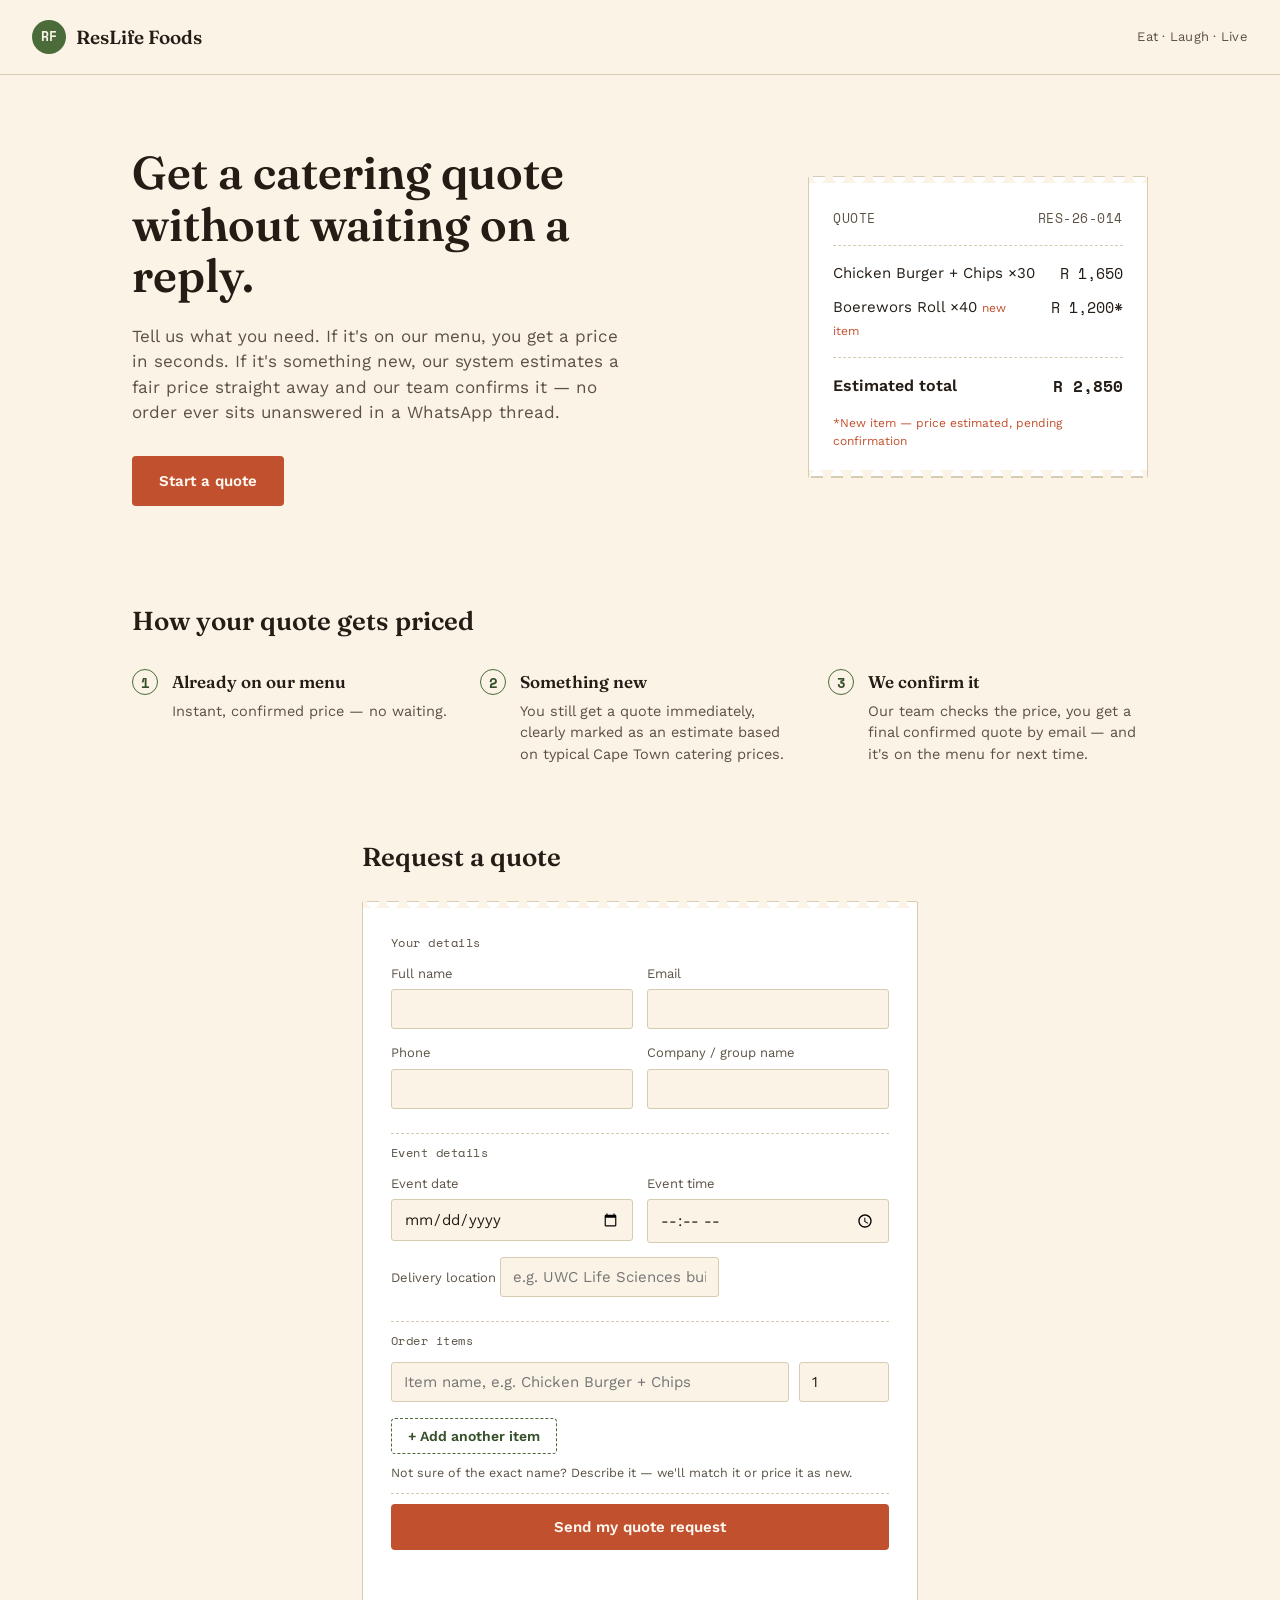
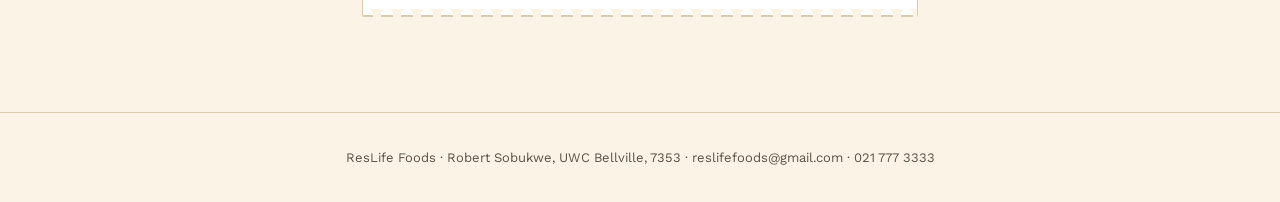
<file: frontend/index.html>
<!DOCTYPE html>
<html lang="en">
<head>
<meta charset="UTF-8">
<meta name="viewport" content="width=device-width, initial-scale=1.0">
<title>ResLife Foods — Get a Catering Quote</title>
<link rel="preconnect" href="https://fonts.googleapis.com">
<link href="https://fonts.googleapis.com/css2?family=Fraunces:opsz,wght@9..144,400;9..144,600;9..144,700&family=Space+Mono:wght@400;700&family=Work+Sans:wght@400;500;600&display=swap" rel="stylesheet">
<link rel="stylesheet" href="styles.css">
</head>
<body>

  <header class="topbar">
    <div class="topbar__brand">
      <span class="topbar__mark">RF</span>
      <span class="topbar__name">ResLife Foods</span>
    </div>
    <span class="topbar__tag">Eat · Laugh · Live</span>
  </header>

  <main>
    <section class="hero">
      <div class="hero__copy">
        <h1>Get a catering quote without waiting on a reply.</h1>
        <p class="hero__lede">
          Tell us what you need. If it's on our menu, you get a price in
          seconds. If it's something new, our system estimates a fair
          price straight away and our team confirms it — no order ever
          sits unanswered in a WhatsApp thread.
        </p>
        <a href="#order-form" class="btn btn--primary">Start a quote</a>
      </div>

      <div class="hero__ticket" aria-hidden="true">
        <div class="ticket">
          <div class="ticket__row ticket__row--head">
            <span>QUOTE</span>
            <span class="ticket__mono">RES-26-014</span>
          </div>
          <div class="ticket__divider"></div>
          <div class="ticket__row">
            <span>Chicken Burger + Chips ×30</span>
            <span class="ticket__mono">R 1,650</span>
          </div>
          <div class="ticket__row">
            <span>Boerewors Roll ×40 <em>new item</em></span>
            <span class="ticket__mono">R 1,200*</span>
          </div>
          <div class="ticket__divider"></div>
          <div class="ticket__row ticket__row--total">
            <span>Estimated total</span>
            <span class="ticket__mono">R 2,850</span>
          </div>
          <p class="ticket__note">*New item — price estimated, pending confirmation</p>
        </div>
      </div>
    </section>

    <section class="how">
      <h2>How your quote gets priced</h2>
      <ol class="how__list">
        <li>
          <span class="how__num">1</span>
          <div>
            <h3>Already on our menu</h3>
            <p>Instant, confirmed price — no waiting.</p>
          </div>
        </li>
        <li>
          <span class="how__num">2</span>
          <div>
            <h3>Something new</h3>
            <p>You still get a quote immediately, clearly marked as an estimate based on typical Cape Town catering prices.</p>
          </div>
        </li>
        <li>
          <span class="how__num">3</span>
          <div>
            <h3>We confirm it</h3>
            <p>Our team checks the price, you get a final confirmed quote by email — and it's on the menu for next time.</p>
          </div>
        </li>
      </ol>
    </section>

    <section class="order" id="order-form">
      <h2>Request a quote</h2>

      <form id="quoteForm" class="ticket ticket--form" novalidate>
        <fieldset>
          <legend>Your details</legend>
          <div class="field-row">
            <label>
              Full name
              <input type="text" name="fullName" required>
            </label>
            <label>
              Email
              <input type="email" name="email" required>
            </label>
          </div>
          <div class="field-row">
            <label>
              Phone
              <input type="tel" name="phone">
            </label>
            <label>
              Company / group name
              <input type="text" name="companyName">
            </label>
          </div>
        </fieldset>

        <div class="ticket__divider"></div>

        <fieldset>
          <legend>Event details</legend>
          <div class="field-row">
            <label>
              Event date
              <input type="date" name="eventDate" required>
            </label>
            <label>
              Event time
              <input type="time" name="eventTime">
            </label>
          </div>
          <label class="field-full">
            Delivery location
            <input type="text" name="deliveryLocation" placeholder="e.g. UWC Life Sciences building">
          </label>
        </fieldset>

        <div class="ticket__divider"></div>

        <fieldset>
          <legend>Order items</legend>
          <div id="itemRows" class="item-rows">
            <div class="item-row">
              <input type="text" class="item-name" placeholder="Item name, e.g. Chicken Burger + Chips" required>
              <input type="number" class="item-qty" placeholder="Qty" min="1" value="1" required>
            </div>
          </div>
          <button type="button" id="addItemBtn" class="btn btn--ghost">+ Add another item</button>
          <p class="hint">Not sure of the exact name? Describe it — we'll match it or price it as new.</p>
        </fieldset>

        <div class="ticket__divider"></div>

        <button type="submit" class="btn btn--primary btn--full">Send my quote request</button>
        <p id="formStatus" class="form-status" role="status"></p>
      </form>
    </section>
  </main>

  <footer class="footer">
    <p>ResLife Foods · Robert Sobukwe, UWC Bellville, 7353 · reslifefoods@gmail.com · 021 777 3333</p>
  </footer>

  <script src="config.js"></script>
  <script src="script.js"></script>
</body>
</html>
</file>
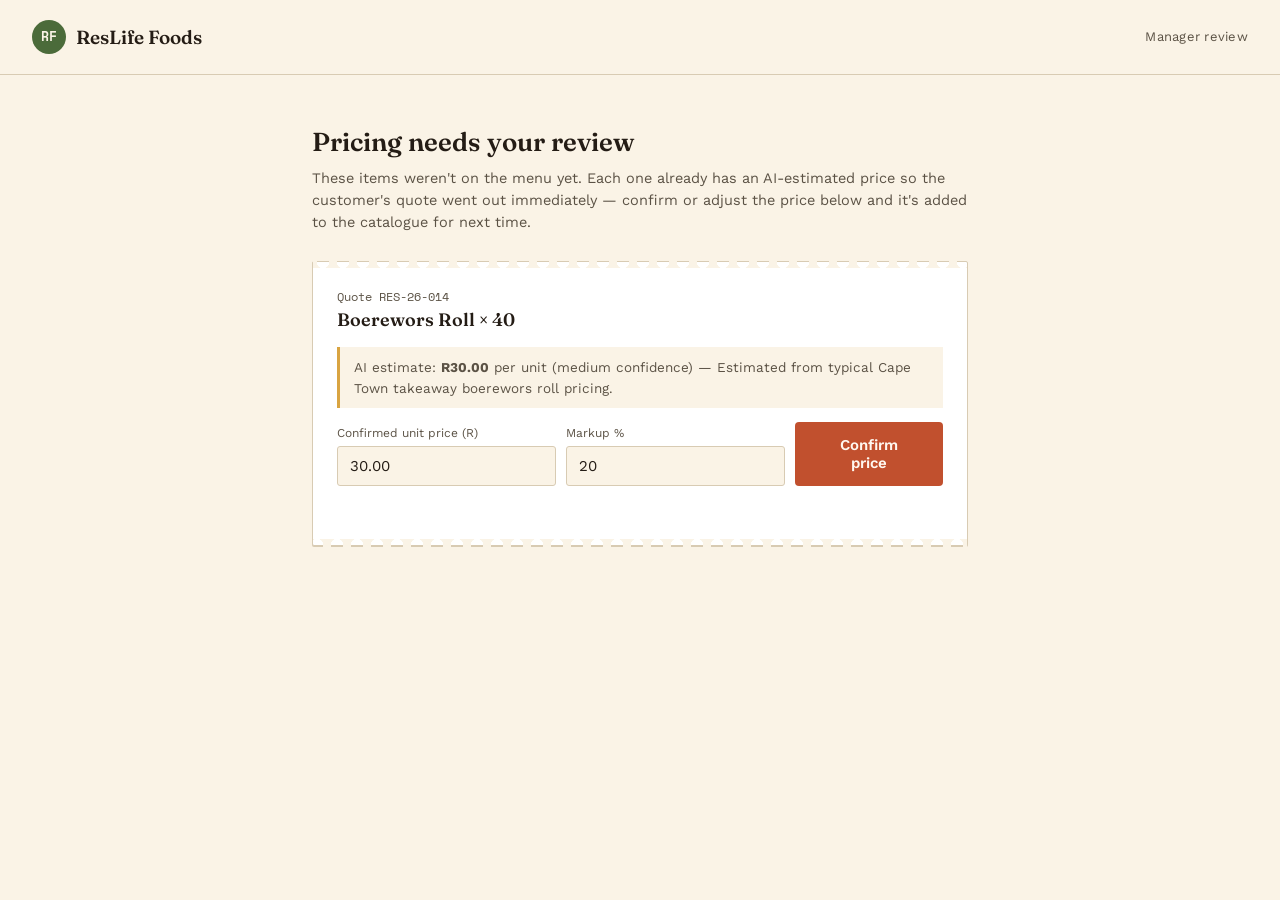
<file: frontend/manager-review.html>
<!DOCTYPE html>
<html lang="en">
<head>
<meta charset="UTF-8">
<meta name="viewport" content="width=device-width, initial-scale=1.0">
<title>ResLife Foods — Manager Price Review</title>
<link rel="preconnect" href="https://fonts.googleapis.com">
<link href="https://fonts.googleapis.com/css2?family=Fraunces:opsz,wght@9..144,600;9..144,700&family=Space+Mono:wght@400;700&family=Work+Sans:wght@400;500;600&display=swap" rel="stylesheet">
<link rel="stylesheet" href="styles.css">
<style>
  .queue { max-width: 720px; margin: 0 auto; padding: 48px 32px 96px; }
  .queue h1 { font-size: 26px; margin-bottom: 6px; }
  .queue p.lede { color: var(--ink-soft); margin: 0 0 28px; font-size: 14.5px; }
  .review-card { margin-bottom: 20px; }
  .review-card .item-title { font-family: var(--font-display); font-size: 18px; margin: 0 0 4px; }
  .review-card .quote-ref { font-family: var(--font-mono); font-size: 12px; color: var(--ink-soft); }
  .ai-note {
    background: var(--paper); border-left: 3px solid var(--gold);
    padding: 10px 14px; font-size: 13.5px; margin: 14px 0; color: var(--ink-soft);
  }
  .approve-row { display: grid; grid-template-columns: 1fr 1fr auto; gap: 10px; align-items: end; margin-top: 14px; }
  .approve-row label { font-size: 12px; color: var(--ink-soft); display: flex; flex-direction: column; gap: 4px; }
  #emptyState { display: none; color: var(--ink-soft); font-size: 14.5px; }
</style>
</head>
<body>
  <header class="topbar">
    <div class="topbar__brand">
      <span class="topbar__mark">RF</span>
      <span class="topbar__name">ResLife Foods</span>
    </div>
    <span class="topbar__tag">Manager review</span>
  </header>

  <main class="queue">
    <h1>Pricing needs your review</h1>
    <p class="lede">
      These items weren't on the menu yet. Each one already has an
      AI-estimated price so the customer's quote went out immediately —
      confirm or adjust the price below and it's added to the catalogue
      for next time.
    </p>

    <div id="queueList"></div>
    <p id="emptyState">Nothing pending review right now.</p>
  </main>

  <script src="config.js"></script>
  <script>
    // NOTE: this demo page expects the pending list as query params or a
    // small JSON endpoint you add in n8n (e.g. GET /webhook/pending-review).
    // For a class demo, you can also hardcode `demoQueue` below.
    const demoQueue = [
      {
        customItemRequestId: 42,
        quoteNumber: "RES-26-014",
        itemName: "Boerewors Roll",
        quantity: 40,
        aiEstimatedPrice: 30.00,
        aiEstimateSource: "Estimated from typical Cape Town takeaway boerewors roll pricing.",
        aiConfidence: "medium"
      }
    ];

    function render(queue) {
      const list = document.getElementById('queueList');
      const empty = document.getElementById('emptyState');
      if (!queue.length) { empty.style.display = 'block'; return; }

      queue.forEach(req => {
        const card = document.createElement('form');
        card.className = 'ticket review-card';
        card.innerHTML = `
          <div class="quote-ref">Quote ${req.quoteNumber}</div>
          <h3 class="item-title">${req.itemName} × ${req.quantity}</h3>
          <div class="ai-note">
            AI estimate: <strong>R${req.aiEstimatedPrice.toFixed(2)}</strong> per unit
            (${req.aiConfidence} confidence) — ${req.aiEstimateSource}
          </div>
          <div class="approve-row">
            <label>Confirmed unit price (R)
              <input type="number" step="0.01" class="approved-price" value="${req.aiEstimatedPrice.toFixed(2)}" required>
            </label>
            <label>Markup %
              <input type="number" step="1" class="markup-percent" value="20" required>
            </label>
            <button type="submit" class="btn btn--primary">Confirm price</button>
          </div>
          <p class="form-status"></p>
        `;

        card.addEventListener('submit', async (e) => {
          e.preventDefault();
          const status = card.querySelector('.form-status');
          const approvedPrice = Number(card.querySelector('.approved-price').value);
          const markupPercent = Number(card.querySelector('.markup-percent').value);
          status.textContent = 'Saving…';
          try {
            const res = await fetch(RESLIFE_CONFIG.MANAGER_APPROVE_WEBHOOK_URL, {
              method: 'POST',
              headers: { 'Content-Type': 'application/json' },
              body: JSON.stringify({
                customItemRequestId: req.customItemRequestId,
                approvedPrice,
                markupPercent,
                managerName: 'Manager' // swap for a real login/name field in production
              })
            });
            if (!res.ok) throw new Error(res.status);
            status.textContent = 'Price confirmed and added to the menu.';
            status.classList.add('form-status--ok');
            card.querySelector('button[type="submit"]').disabled = true;
          } catch (err) {
            status.textContent = 'Could not save — check the n8n workflow is running.';
            status.classList.add('form-status--err');
          }
        });

        list.appendChild(card);
      });
    }

    render(demoQueue);
  </script>
</body>
</html>
</file>
<file: frontend/styles.css>
/* ==========================================================================
   ResLife Foods — design tokens
   Palette grounded in the brand's own green mark, a warm paper background
   (order-ticket stock), and a paprika accent used ONLY for the primary
   action — not decoration.
   ========================================================================== */
:root {
  --ink: #241C15;
  --ink-soft: #5B5245;
  --paper: #FAF3E6;
  --paper-raised: #FFFFFF;
  --herb: #4B6B3A;
  --herb-dark: #37502A;
  --paprika: #C1502E;
  --gold: #D9A441;
  --line: #D8CBB3;

  --font-display: 'Fraunces', serif;
  --font-mono: 'Space Mono', monospace;
  --font-body: 'Work Sans', sans-serif;
}

* { box-sizing: border-box; }

html { scroll-behavior: smooth; }

body {
  margin: 0;
  background: var(--paper);
  color: var(--ink);
  font-family: var(--font-body);
  line-height: 1.5;
}

h1, h2, h3 { font-family: var(--font-display); font-weight: 600; margin: 0; }

a { color: inherit; }

/* ---------- topbar ---------- */
.topbar {
  display: flex;
  align-items: center;
  justify-content: space-between;
  padding: 20px 32px;
  border-bottom: 1px solid var(--line);
}
.topbar__brand { display: flex; align-items: center; gap: 10px; }
.topbar__mark {
  display: inline-flex; align-items: center; justify-content: center;
  width: 34px; height: 34px; border-radius: 50%;
  background: var(--herb); color: var(--paper);
  font-family: var(--font-mono); font-size: 13px; font-weight: 700;
}
.topbar__name { font-family: var(--font-display); font-size: 19px; font-weight: 600; }
.topbar__tag { font-size: 13px; color: var(--ink-soft); letter-spacing: 0.02em; }

/* ---------- hero ---------- */
.hero {
  display: grid;
  grid-template-columns: 1.1fr 0.9fr;
  gap: 56px;
  align-items: center;
  max-width: 1080px;
  margin: 0 auto;
  padding: 72px 32px 56px;
}
.hero h1 {
  font-size: clamp(32px, 4vw, 46px);
  line-height: 1.12;
  max-width: 16ch;
}
.hero__lede {
  margin: 22px 0 30px;
  max-width: 46ch;
  color: var(--ink-soft);
  font-size: 17px;
}

.btn {
  display: inline-flex;
  align-items: center;
  justify-content: center;
  padding: 13px 26px;
  border-radius: 4px;
  font-family: var(--font-body);
  font-weight: 600;
  font-size: 15px;
  text-decoration: none;
  border: 1px solid transparent;
  cursor: pointer;
  transition: transform 0.12s ease, background 0.12s ease;
}
.btn:active { transform: translateY(1px); }
.btn--primary { background: var(--paprika); color: #FFF8F0; }
.btn--primary:hover { background: #a8452a; }
.btn--full { width: 100%; }
.btn--ghost {
  background: transparent; border: 1px dashed var(--herb); color: var(--herb-dark);
  padding: 9px 16px; font-size: 14px; margin-top: 12px;
}
.btn--ghost:hover { background: rgba(75,107,58,0.08); }

/* ---------- ticket component (shared by hero mock + real form) ---------- */
.ticket {
  background: var(--paper-raised);
  border: 1px solid var(--line);
  border-radius: 2px;
  padding: 26px 24px;
  box-shadow: 0 1px 0 var(--line);
  position: relative;
}
.ticket::before, .ticket::after {
  content: "";
  position: absolute;
  left: 0; right: 0;
  height: 12px;
  background:
    radial-gradient(circle at 10px 6px, transparent 6px, var(--paper) 6.5px) repeat-x;
  background-size: 20px 12px;
}
.ticket::before { top: -6px; }
.ticket::after { bottom: -6px; transform: rotate(180deg); }

.ticket__row {
  display: flex;
  justify-content: space-between;
  gap: 16px;
  padding: 6px 0;
  font-size: 15px;
}
.ticket__row--head {
  font-family: var(--font-mono);
  font-size: 13px;
  letter-spacing: 0.04em;
  color: var(--ink-soft);
}
.ticket__row--total { font-weight: 600; font-size: 16px; }
.ticket__row em { font-style: normal; color: var(--paprika); font-size: 12px; }
.ticket__mono { font-family: var(--font-mono); white-space: nowrap; }
.ticket__divider { border-top: 1px dashed var(--line); margin: 10px 0; }
.ticket__note { font-size: 12px; color: var(--paprika); margin: 10px 0 0; }

.hero__ticket .ticket { max-width: 340px; margin-left: auto; }

/* ---------- how it works ---------- */
.how { max-width: 1080px; margin: 0 auto; padding: 40px 32px 72px; }
.how h2 { font-size: 26px; margin-bottom: 28px; }
.how__list {
  list-style: none;
  margin: 0; padding: 0;
  display: grid;
  grid-template-columns: repeat(3, 1fr);
  gap: 28px;
}
.how__list li { display: flex; gap: 14px; }
.how__num {
  font-family: var(--font-mono);
  font-weight: 700;
  font-size: 14px;
  color: var(--herb-dark);
  border: 1px solid var(--herb);
  border-radius: 50%;
  width: 26px; height: 26px;
  display: flex; align-items: center; justify-content: center;
  flex-shrink: 0;
}
.how h3 { font-size: 17px; margin-bottom: 6px; }
.how p { margin: 0; color: var(--ink-soft); font-size: 14.5px; }

/* ---------- order form ---------- */
.order { max-width: 620px; margin: 0 auto; padding: 0 32px 96px; }
.order h2 { font-size: 26px; margin-bottom: 24px; }

.ticket--form { padding: 32px 28px; }

fieldset { border: none; padding: 0; margin: 0 0 4px; }
legend {
  font-family: var(--font-mono);
  font-size: 12px;
  letter-spacing: 0.04em;
  color: var(--ink-soft);
  padding: 0 0 12px;
}

.field-row { display: grid; grid-template-columns: 1fr 1fr; gap: 14px; margin-bottom: 14px; }
.field-full { display: block; margin-bottom: 14px; }

label { display: flex; flex-direction: column; gap: 6px; font-size: 13px; color: var(--ink-soft); }

input {
  font-family: var(--font-body);
  font-size: 15px;
  color: var(--ink);
  padding: 10px 12px;
  border: 1px solid var(--line);
  border-radius: 3px;
  background: var(--paper);
}
input:focus {
  outline: 2px solid var(--herb);
  outline-offset: 1px;
}

.item-rows { display: flex; flex-direction: column; gap: 10px; margin-bottom: 4px; }
.item-row { display: grid; grid-template-columns: 1fr 90px; gap: 10px; }

.hint { font-size: 12.5px; color: var(--ink-soft); margin: 10px 0 0; }

.form-status {
  margin: 16px 0 0;
  font-size: 14px;
  min-height: 1.2em;
}
.form-status--ok { color: var(--herb-dark); }
.form-status--err { color: var(--paprika); }

/* ---------- footer ---------- */
.footer {
  border-top: 1px solid var(--line);
  padding: 22px 32px;
  font-size: 13px;
  color: var(--ink-soft);
  text-align: center;
}

/* ---------- responsive ---------- */
@media (max-width: 820px) {
  .hero { grid-template-columns: 1fr; padding-top: 48px; }
  .hero__ticket .ticket { max-width: 380px; margin: 0; }
  .how__list { grid-template-columns: 1fr; }
  .field-row { grid-template-columns: 1fr; }
}

@media (prefers-reduced-motion: reduce) {
  html { scroll-behavior: auto; }
  .btn { transition: none; }
}
</file>
